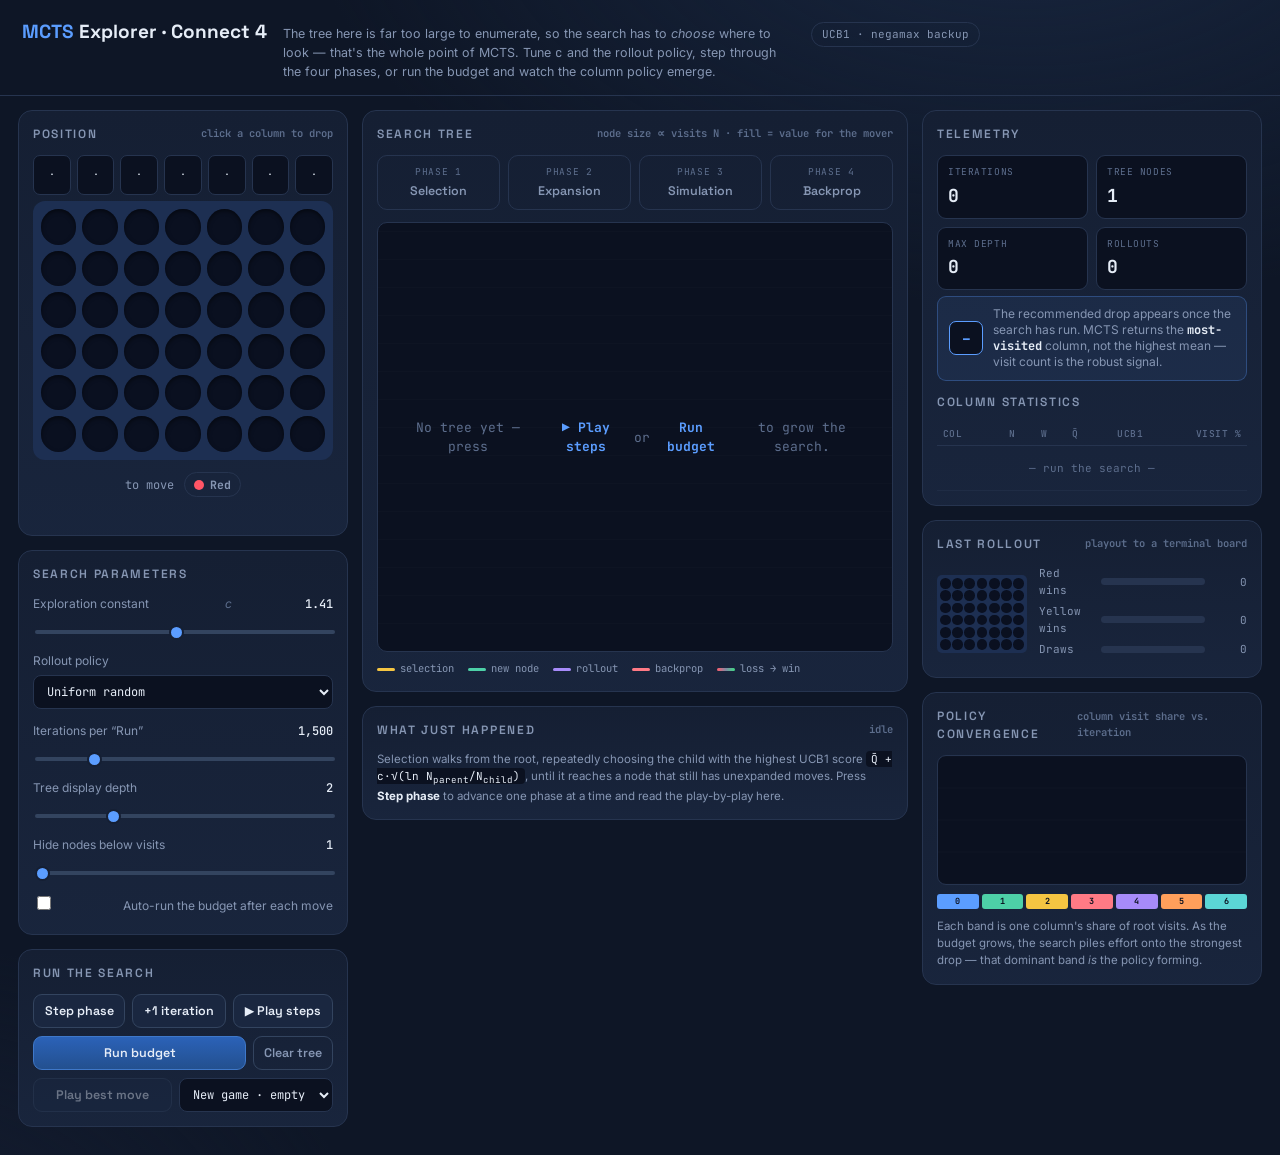
<file: docs/c4-mcts.html>
<!doctype html>
<html lang="en">
<head>
<meta charset="utf-8" />
<meta name="viewport" content="width=device-width, initial-scale=1" />
<title>MCTS Explorer — Connect 4</title>
<link rel="preconnect" href="https://fonts.googleapis.com">
<link rel="preconnect" href="https://fonts.gstatic.com" crossorigin>
<link href="https://fonts.googleapis.com/css2?family=Space+Grotesk:wght@400;500;600;700&family=Inter:wght@400;500&family=JetBrains+Mono:wght@400;500;700&display=swap" rel="stylesheet">
<style>
  :root{
    --bg:#0e1626; --bg2:#0b1120; --panel:#151f33; --panel2:#1a2740;
    --line:#26344f; --line2:#33445f; --txt:#e6edf7; --muted:#8696b3; --muted2:#5d6e8d;
    /* four-phase signal palette */
    --sel:#f5c542; --exp:#4dd0a7; --sim:#a78bfa; --bp:#ff7a85;
    --accent:#5b9dff; --good:#3ddc84; --bad:#ff5d6c;
    /* connect-4 discs */
    --red:#ff5566; --yel:#ffd23f; --hole:#0a1020; --frame:#1d2f52;
    --mono:'JetBrains Mono',ui-monospace,Menlo,monospace;
    --disp:'Space Grotesk',system-ui,sans-serif;
    --body:'Inter',system-ui,sans-serif;
  }
  *{box-sizing:border-box}
  html,body{margin:0;background:
     radial-gradient(1200px 700px at 80% -10%, #18263f 0%, transparent 60%),
     radial-gradient(900px 600px at -10% 110%, #141d31 0%, transparent 55%),var(--bg);
     color:var(--txt);font-family:var(--body);font-size:14px;line-height:1.5;}
  header.top{padding:18px 22px 14px;border-bottom:1px solid var(--line);display:flex;align-items:baseline;gap:16px;flex-wrap:wrap}
  .top h1{font-family:var(--disp);font-weight:700;font-size:19px;margin:0}
  .top h1 .mc{color:var(--accent)}
  .top .sub{color:var(--muted);font-size:12.5px;max-width:64ch}
  .badge{font-family:var(--mono);font-size:11px;color:var(--muted);border:1px solid var(--line);border-radius:999px;padding:3px 10px}

  .wrap{display:grid;gap:14px;padding:14px 18px 28px;grid-template-columns:330px minmax(360px,1fr) 340px;align-items:start}
  @media (max-width:1180px){.wrap{grid-template-columns:1fr}}

  .panel{background:linear-gradient(180deg,var(--panel),var(--panel2) 140%);border:1px solid var(--line);border-radius:14px;padding:14px}
  .panel + .panel{margin-top:14px}
  .panel h2{font-family:var(--disp);font-weight:600;font-size:12px;letter-spacing:.14em;text-transform:uppercase;color:var(--muted);margin:0 0 12px;display:flex;justify-content:space-between;align-items:center}
  .panel h2 .hint{font-family:var(--mono);font-size:10.5px;color:var(--muted2);letter-spacing:0;text-transform:none}

  /* ---------- connect-4 board ---------- */
  .c4{width:min(310px,100%);margin:0 auto}
  .c4head{display:grid;grid-template-columns:repeat(7,1fr);gap:6px;margin-bottom:6px}
  .colstat{height:40px;border:1px solid var(--line);border-radius:7px;background:var(--bg2);position:relative;overflow:hidden;cursor:pointer;display:flex;flex-direction:column;align-items:center;justify-content:center;gap:1px}
  .colstat .heat{position:absolute;left:0;bottom:0;width:100%;background:var(--accent);opacity:.18}
  .colstat .n{font-family:var(--mono);font-size:10px;color:var(--txt);z-index:2;line-height:1}
  .colstat .p{font-family:var(--mono);font-size:8.5px;color:var(--muted);z-index:2}
  .colstat.reco{border-color:var(--accent);box-shadow:0 0 12px -3px var(--accent)}
  .colstat.reco::after{content:"▾";position:absolute;top:-2px;color:var(--accent);font-size:12px;z-index:3}
  .colstat.dead{opacity:.35;cursor:default}
  .c4grid{display:grid;grid-template-columns:repeat(7,1fr);gap:6px;background:var(--frame);padding:8px;border-radius:12px}
  .slot{aspect-ratio:1;border-radius:50%;background:var(--hole);box-shadow:inset 0 2px 4px rgba(0,0,0,.5);position:relative;cursor:pointer;transition:transform .05s}
  .slot.col-hover{outline:2px solid rgba(91,157,255,.4);outline-offset:-2px}
  .disc{position:absolute;inset:7%;border-radius:50%}
  .disc.R{background:radial-gradient(circle at 35% 30%,#ff8a96,var(--red));box-shadow:inset 0 -3px 6px rgba(0,0,0,.35)}
  .disc.Y{background:radial-gradient(circle at 35% 30%,#ffe487,var(--yel));box-shadow:inset 0 -3px 6px rgba(0,0,0,.3)}
  .disc.ghost{opacity:.28}
  .slot.winline .disc{box-shadow:0 0 0 3px var(--good),inset 0 -3px 6px rgba(0,0,0,.3)}

  .turnrow{display:flex;align-items:center;justify-content:center;gap:10px;margin:12px 0 4px;font-family:var(--mono);font-size:12px;color:var(--muted)}
  .pill{display:inline-flex;align-items:center;gap:6px;padding:3px 9px;border-radius:999px;border:1px solid var(--line);font-family:var(--mono);font-size:11.5px}
  .dot{width:10px;height:10px;border-radius:50%}
  .pill.R .dot{background:var(--red)}.pill.Y .dot{background:var(--yel)}
  .gameover{text-align:center;font-family:var(--mono);font-size:12px;color:var(--sel);margin-top:8px;min-height:16px}

  /* ---------- controls ---------- */
  .ctl{margin-bottom:13px}.ctl:last-child{margin-bottom:0}
  .ctl label{display:flex;justify-content:space-between;align-items:baseline;font-size:12px;color:var(--muted);margin-bottom:5px}
  .ctl label b{font-family:var(--mono);font-weight:500;color:var(--txt);font-size:12px}
  input[type=range]{width:100%;-webkit-appearance:none;appearance:none;height:4px;border-radius:3px;background:var(--line2);outline:none}
  input[type=range]::-webkit-slider-thumb{-webkit-appearance:none;width:15px;height:15px;border-radius:50%;background:var(--accent);cursor:pointer;border:2px solid var(--panel)}
  input[type=range]::-moz-range-thumb{width:15px;height:15px;border-radius:50%;background:var(--accent);cursor:pointer;border:2px solid var(--panel)}
  select{width:100%;background:var(--bg2);color:var(--txt);border:1px solid var(--line);border-radius:8px;padding:7px 9px;font-family:var(--mono);font-size:12px}
  .checkrow{display:flex;align-items:center;gap:8px;font-size:12px;color:var(--muted);cursor:pointer}
  .checkrow input{accent-color:var(--accent);width:14px;height:14px}
  .btnrow{display:flex;gap:7px;flex-wrap:wrap}
  button.b{flex:1 1 auto;background:var(--panel2);color:var(--txt);border:1px solid var(--line2);border-radius:9px;padding:8px 10px;font-family:var(--disp);font-weight:600;font-size:12.5px;cursor:pointer;transition:background .12s,border-color .12s,transform .05s;white-space:nowrap}
  button.b:hover{background:#22324f;border-color:var(--accent)}
  button.b:active{transform:translateY(1px)}
  button.b.primary{background:linear-gradient(180deg,#2b62b8,#23508f);border-color:#3f78c9}
  button.b.primary:hover{background:linear-gradient(180deg,#3170cc,#27599c)}
  button.b.ghost{flex:0 0 auto;background:transparent;color:var(--muted)}
  button.b:disabled{opacity:.4;cursor:not-allowed}

  /* ---------- phase strip ---------- */
  .phasestrip{display:grid;grid-template-columns:repeat(4,1fr);gap:8px;margin-bottom:12px}
  .phase{border:1px solid var(--line);border-radius:10px;padding:9px 8px;text-align:center;position:relative;overflow:hidden;transition:border-color .15s,background .15s}
  .phase .pn{font-family:var(--mono);font-size:9.5px;color:var(--muted2);letter-spacing:.08em}
  .phase .pl{font-family:var(--disp);font-weight:600;font-size:12.5px;margin-top:2px;color:var(--muted)}
  .phase .bar{position:absolute;left:0;bottom:0;height:3px;width:100%;background:transparent}
  .phase[data-k=sel].on{border-color:var(--sel);background:rgba(245,197,66,.10)}.phase[data-k=sel].on .pl{color:var(--sel)}.phase[data-k=sel].on .bar{background:var(--sel)}
  .phase[data-k=exp].on{border-color:var(--exp);background:rgba(77,208,167,.10)}.phase[data-k=exp].on .pl{color:var(--exp)}.phase[data-k=exp].on .bar{background:var(--exp)}
  .phase[data-k=sim].on{border-color:var(--sim);background:rgba(167,139,250,.10)}.phase[data-k=sim].on .pl{color:var(--sim)}.phase[data-k=sim].on .bar{background:var(--sim)}
  .phase[data-k=bp].on{border-color:var(--bp);background:rgba(255,122,133,.10)}.phase[data-k=bp].on .pl{color:var(--bp)}.phase[data-k=bp].on .bar{background:var(--bp)}

  /* ---------- tree ---------- */
  .treewrap{position:relative;height:430px;border:1px solid var(--line);border-radius:10px;background:repeating-linear-gradient(0deg,transparent 0 27px,rgba(255,255,255,.012) 27px 28px),var(--bg2);overflow:hidden}
  .treewrap svg{display:block;width:100%;height:100%}
  .treewrap .empty{position:absolute;inset:0;display:flex;align-items:center;justify-content:center;color:var(--muted2);font-family:var(--mono);font-size:13px;text-align:center;padding:20px}
  text.lbl{font-family:var(--mono);font-size:9px;fill:var(--muted)}
  text.mv{font-family:var(--disp);font-weight:700;font-size:11px}
  .legend{display:flex;gap:14px;flex-wrap:wrap;margin-top:9px;font-family:var(--mono);font-size:10.5px;color:var(--muted)}
  .legend span{display:inline-flex;align-items:center;gap:5px}
  .legend i{width:18px;height:3px;border-radius:2px;display:inline-block}

  /* ---------- dashboard ---------- */
  .metrics{display:grid;grid-template-columns:1fr 1fr;gap:8px;margin-bottom:6px}
  .metric{background:var(--bg2);border:1px solid var(--line);border-radius:9px;padding:9px 10px}
  .metric .k{font-family:var(--mono);font-size:9.5px;color:var(--muted2);letter-spacing:.06em;text-transform:uppercase}
  .metric .v{font-family:var(--mono);font-weight:700;font-size:18px;margin-top:2px}
  .reco-line{display:flex;align-items:center;gap:10px;background:rgba(91,157,255,.08);border:1px solid rgba(91,157,255,.3);border-radius:9px;padding:9px 11px;margin-bottom:12px}
  .reco-line .mvbox{width:34px;height:34px;border-radius:7px;background:var(--bg2);border:1px solid var(--accent);display:flex;align-items:center;justify-content:center;font-family:var(--disp);font-weight:700;color:var(--accent);font-size:15px;flex:0 0 auto}
  .reco-line .txt{font-size:12px;color:var(--muted);line-height:1.35}
  .reco-line .txt b{color:var(--txt);font-family:var(--mono)}
  table.stats{width:100%;border-collapse:collapse;font-family:var(--mono);font-size:11px}
  table.stats th{text-align:right;color:var(--muted2);font-weight:500;font-size:9.5px;letter-spacing:.05em;text-transform:uppercase;padding:4px 6px;border-bottom:1px solid var(--line)}
  table.stats th:first-child{text-align:left}
  table.stats td{text-align:right;padding:5px 6px;border-bottom:1px solid rgba(38,52,79,.5)}
  table.stats td:first-child{text-align:left}
  table.stats tr.lead td{background:rgba(91,157,255,.07)}
  .vshare{position:relative;height:5px;border-radius:3px;background:var(--line);overflow:hidden;margin-top:3px}
  .vshare i{position:absolute;left:0;top:0;bottom:0;background:var(--accent);border-radius:3px}
  .rollout{display:flex;gap:12px;align-items:center}
  .miniwrap{flex:0 0 auto;background:var(--frame);padding:3px;border-radius:5px}
  .mini{display:grid;grid-template-columns:repeat(7,1fr);gap:1.5px;width:84px}
  .mini div{aspect-ratio:1;border-radius:50%;background:var(--hole)}
  .mini div.R{background:var(--red)}.mini div.Y{background:var(--yel)}
  .tally{flex:1;font-family:var(--mono);font-size:11px}
  .tally .row{display:flex;align-items:center;gap:8px;margin-bottom:5px}
  .tally .row span:first-child{width:54px;color:var(--muted)}
  .tbar{flex:1;height:7px;border-radius:4px;background:var(--line);overflow:hidden}
  .tbar i{display:block;height:100%}
  .tbar.R i{background:var(--red)}.tbar.Y i{background:var(--yel)}.tbar.D i{background:var(--muted)}
  canvas#conv{width:100%;height:130px;display:block;border:1px solid var(--line);border-radius:9px;background:var(--bg2)}
  .convleg{display:grid;grid-template-columns:repeat(7,1fr);gap:3px;margin-top:9px}
  .convleg div{height:15px;border-radius:3px;font-family:var(--mono);font-size:8.5px;display:flex;align-items:center;justify-content:center;color:#0b1120;font-weight:700}
  .note{font-size:11.5px;color:var(--muted);line-height:1.5}
  .note code{font-family:var(--mono);color:var(--txt);background:var(--bg2);padding:1px 5px;border-radius:4px;font-size:11px}
  @media (prefers-reduced-motion: reduce){*{transition:none!important}}
</style>
</head>
<body>

<header class="top">
  <h1><span class="mc">MCTS</span> Explorer · Connect 4</h1>
  <div class="sub">The tree here is far too large to enumerate, so the search has to <em>choose</em> where to look — that's the whole point of MCTS. Tune <code style="font-family:var(--mono)">c</code> and the rollout policy, step through the four phases, or run the budget and watch the column policy emerge.</div>
  <span class="badge" id="rootsig">UCB1 · negamax backup</span>
</header>

<div class="wrap">
  <!-- ===== LEFT: board + controls ===== -->
  <div>
    <div class="panel">
      <h2>Position <span class="hint" id="boardhint">click a column to drop</span></h2>
      <div class="c4">
        <div class="c4head" id="c4head"></div>
        <div class="c4grid" id="board"></div>
      </div>
      <div class="turnrow"><span>to move</span><span class="pill" id="turnpill"><span class="dot"></span><b id="turntxt">Red</b></span></div>
      <div class="gameover" id="gameover"></div>
    </div>

    <div class="panel">
      <h2>Search parameters</h2>
      <div class="ctl"><label>Exploration constant&nbsp;<i style="color:var(--muted2)">c</i> <b id="cval">1.41</b></label><input type="range" id="c" min="0" max="3" step="0.01" value="1.41"></div>
      <div class="ctl"><label>Rollout policy</label>
        <select id="policy">
          <option value="uni">Uniform random</option>
          <option value="cen">Center-weighted random</option>
          <option value="heur">Heuristic (win → block → center)</option>
        </select></div>
      <div class="ctl"><label>Iterations per “Run” <b id="batchval">1,500</b></label><input type="range" id="batch" min="50" max="8000" step="50" value="1500"></div>
      <div class="ctl"><label>Tree display depth <b id="depthval">2</b></label><input type="range" id="depth" min="1" max="5" step="1" value="2"></div>
      <div class="ctl"><label>Hide nodes below visits <b id="minvval">1</b></label><input type="range" id="minv" min="1" max="80" step="1" value="1"></div>
      <div class="ctl"><label class="checkrow"><input type="checkbox" id="autorun"> Auto-run the budget after each move</label></div>
    </div>

    <div class="panel">
      <h2>Run the search</h2>
      <div class="btnrow" style="margin-bottom:8px">
        <button class="b" id="step">Step phase</button>
        <button class="b" id="iter">+1 iteration</button>
        <button class="b" id="play">▶ Play steps</button>
      </div>
      <div class="btnrow" style="margin-bottom:8px">
        <button class="b primary" id="run">Run budget</button>
        <button class="b ghost" id="resetsearch">Clear tree</button>
      </div>
      <div class="btnrow">
        <button class="b" id="applybest">Play best move</button>
        <select id="preset" style="flex:1 1 130px">
          <option value="empty">New game · empty</option>
          <option value="win">Setup · winning drop</option>
          <option value="block">Setup · block the row</option>
          <option value="vblock">Setup · block the stack</option>
        </select>
      </div>
    </div>
  </div>

  <!-- ===== CENTER: phases + tree ===== -->
  <div>
    <div class="panel">
      <h2>Search tree <span class="hint">node size ∝ visits&nbsp;N · fill = value for the mover</span></h2>
      <div class="phasestrip">
        <div class="phase" data-k="sel"><div class="pn">PHASE 1</div><div class="pl">Selection</div><div class="bar"></div></div>
        <div class="phase" data-k="exp"><div class="pn">PHASE 2</div><div class="pl">Expansion</div><div class="bar"></div></div>
        <div class="phase" data-k="sim"><div class="pn">PHASE 3</div><div class="pl">Simulation</div><div class="bar"></div></div>
        <div class="phase" data-k="bp"><div class="pn">PHASE 4</div><div class="pl">Backprop</div><div class="bar"></div></div>
      </div>
      <div class="treewrap">
        <svg id="tree" viewBox="0 0 800 430" preserveAspectRatio="xMidYMin meet"></svg>
        <div class="empty" id="treeempty">No tree yet — press <b style="color:var(--accent);margin:0 4px">▶ Play steps</b> or <b style="color:var(--accent);margin:0 4px">Run budget</b> to grow the search.</div>
      </div>
      <div class="legend">
        <span><i style="background:var(--sel)"></i>selection</span>
        <span><i style="background:var(--exp)"></i>new node</span>
        <span><i style="background:var(--sim)"></i>rollout</span>
        <span><i style="background:var(--bp)"></i>backprop</span>
        <span><i style="background:linear-gradient(90deg,var(--bad),#7f8aa3,var(--good))"></i>loss → win</span>
      </div>
    </div>
    <div class="panel">
      <h2>What just happened <span class="hint" id="philabel">idle</span></h2>
      <div class="note" id="phaseexplain">Selection walks from the root, repeatedly choosing the child with the highest UCB1 score <code>Q̄ + c·√(ln N<sub>parent</sub>/N<sub>child</sub>)</code>, until it reaches a node that still has unexpanded moves. Press <b style="color:var(--txt)">Step phase</b> to advance one phase at a time and read the play-by-play here.</div>
    </div>
  </div>

  <!-- ===== RIGHT: dashboard ===== -->
  <div>
    <div class="panel">
      <h2>Telemetry</h2>
      <div class="metrics">
        <div class="metric"><div class="k">Iterations</div><div class="v" id="m-iter">0</div></div>
        <div class="metric"><div class="k">Tree nodes</div><div class="v" id="m-nodes">1</div></div>
        <div class="metric"><div class="k">Max depth</div><div class="v" id="m-depth">0</div></div>
        <div class="metric"><div class="k">Rollouts</div><div class="v" id="m-roll">0</div></div>
      </div>
      <div class="reco-line">
        <div class="mvbox" id="reco-box">–</div>
        <div class="txt" id="reco-txt">The recommended drop appears once the search has run. MCTS returns the <b>most-visited</b> column, not the highest mean — visit count is the robust signal.</div>
      </div>
      <h2 style="margin-top:4px">Column statistics</h2>
      <table class="stats" id="stats">
        <thead><tr><th>col</th><th>N</th><th>W</th><th>Q̄</th><th>UCB1</th><th>visit %</th></tr></thead>
        <tbody><tr><td colspan="6" style="text-align:center;color:var(--muted2);padding:14px">— run the search —</td></tr></tbody>
      </table>
    </div>
    <div class="panel">
      <h2>Last rollout <span class="hint">playout to a terminal board</span></h2>
      <div class="rollout">
        <div class="miniwrap"><div class="mini" id="mini"></div></div>
        <div class="tally" id="tally">
          <div class="row"><span>Red wins</span><div class="tbar R"><i style="width:0"></i></div><span id="t-r" style="width:34px;text-align:right;color:var(--muted)">0</span></div>
          <div class="row"><span>Yellow wins</span><div class="tbar Y"><i style="width:0"></i></div><span id="t-y" style="width:34px;text-align:right;color:var(--muted)">0</span></div>
          <div class="row"><span>Draws</span><div class="tbar D"><i style="width:0"></i></div><span id="t-d" style="width:34px;text-align:right;color:var(--muted)">0</span></div>
        </div>
      </div>
    </div>
    <div class="panel">
      <h2>Policy convergence <span class="hint">column visit share vs. iteration</span></h2>
      <canvas id="conv" width="640" height="260"></canvas>
      <div class="convleg" id="convleg"></div>
      <div class="note" style="margin-top:9px">Each band is one column's share of root visits. As the budget grows, the search piles effort onto the strongest drop — that dominant band <em>is</em> the policy forming.</div>
    </div>
  </div>
</div>

<script>
"use strict";
/* ============================================================
   Connect 4 engine  (row 0 = top, row 5 = bottom; gravity ↓)
   players: 'R' (Red, moves first) and 'Y' (Yellow)
   ============================================================ */
const ROWS=6, COLS=7, EM='';
const idx=(r,c)=>r*COLS+c;
const other=p=>p==='R'?'Y':'R';
const NAME={R:'Red',Y:'Yellow'};

function legal(b){const m=[];for(let c=0;c<COLS;c++) if(b[idx(0,c)]===EM) m.push(c); return m;}
function dropRow(b,c){ for(let r=ROWS-1;r>=0;r--) if(b[idx(r,c)]===EM) return r; return -1; }
const DIRS=[[0,1],[1,0],[1,1],[1,-1]];
function winAt(b,r,c){            // 4-in-a-row through (r,c)? -> array of cells or null
  const p=b[idx(r,c)]; if(!p) return null;
  for(const [dr,dc] of DIRS){
    let cells=[[r,c]];
    for(let s=1;s<4;s++){const nr=r+dr*s,nc=c+dc*s; if(nr<0||nr>=ROWS||nc<0||nc>=COLS||b[idx(nr,nc)]!==p) break; cells.push([nr,nc]);}
    for(let s=1;s<4;s++){const nr=r-dr*s,nc=c-dc*s; if(nr<0||nr>=ROWS||nc<0||nc>=COLS||b[idx(nr,nc)]!==p) break; cells.unshift([nr,nc]);}
    if(cells.length>=4) return cells.slice(0,4);
  }
  return null;
}
function winningFour(b){ for(let r=0;r<ROWS;r++)for(let c=0;c<COLS;c++){ if(b[idx(r,c)]){ const w=winAt(b,r,c); if(w) return w; } } return null; }
function fullWinner(b){ const w=winningFour(b); if(w) return b[idx(w[0][0],w[0][1])]; return legal(b).length?null:'draw'; }
function shuffle(a){ for(let i=a.length-1;i>0;i--){const j=Math.random()*(i+1)|0;[a[i],a[j]]=[a[j],a[i]];} return a; }

/* ---- rollout policies ---- */
const CW=[1,2,3,4,3,2,1];                              // centre weighting
function moveUni(b){ const L=legal(b); return L[Math.random()*L.length|0]; }
function moveCen(b){ const L=legal(b),w=L.map(c=>CW[c]); let s=w.reduce((a,x)=>a+x,0),r=Math.random()*s; for(let i=0;i<L.length;i++){r-=w[i]; if(r<=0) return L[i];} return L[L.length-1]; }
function winDrop(b,p){ for(const c of legal(b)){ const r=dropRow(b,c); b[idx(r,c)]=p; const w=winAt(b,r,c); b[idx(r,c)]=EM; if(w) return c; } return -1; }
function moveHeur(b,p){ let c=winDrop(b,p); if(c>=0) return c; c=winDrop(b,other(p)); if(c>=0) return c; return moveCen(b); }
const POLICIES={uni:moveUni,cen:moveCen,heur:moveHeur};
const POLNAME={uni:'uniform',cen:'center-weighted',heur:'heuristic'};

function rollout(board,toMove,polFn){
  const b=board.slice(); let p=toMove;
  while(true){ const L=legal(b); if(!L.length) return {result:'draw',board:b}; const c=polFn(b,p); const r=dropRow(b,c); b[idx(r,c)]=p; if(winAt(b,r,c)) return {result:p,board:b}; p=other(p); }
}

/* ============================================================
   MCTS node + search  (value W from the perspective of the
   player who moved INTO the node == parent.toMove)
   ============================================================ */
let UID=0;
class Node{
  constructor(board,toMove,parent,move,row,depth){
    this.id=++UID; this.board=board; this.toMove=toMove; this.parent=parent;
    this.move=move; this.row=row; this.depth=depth; this.children=[]; this.N=0; this.W=0;
    if(move==null){ const w=fullWinner(board); this.terminal=(w!==null); this.result=this.terminal?w:null; }
    else { const w=winAt(board,row,move); if(w){ this.terminal=true; this.result=other(toMove); }
           else if(legal(board).length===0){ this.terminal=true; this.result='draw'; }
           else { this.terminal=false; this.result=null; } }
    this.untried=this.terminal?[]:shuffle(legal(board));
    this.x=0; this.y=0;
  }
  get mover(){ return this.parent? this.parent.toMove : null; }
  get fullyExpanded(){ return this.untried.length===0; }
  get mean(){ return this.N? this.W/this.N : 0; }
}
function ucb1(c,p,k){ if(c.N===0) return Infinity; return c.mean + k*Math.sqrt(Math.log(p.N)/c.N); }
function bestUCB(n,k){ let b=null,bv=-Infinity; for(const c of n.children){ const v=ucb1(c,n,k); if(v>bv){bv=v;b=c;} } return b; }
function reward(res,per){ if(res==='draw') return 0.5; return res===per?1:0; }

/* ============================================================ */
const S={
  root:null, iterations:0, rollouts:0,
  c:1.41, batch:1500, policy:'uni', depth:2, minv:1, autorun:false,
  tally:{R:0,Y:0,draw:0}, lastBoard:null, conv:[],
  step:{phase:'idle',path:[],leaf:null,expanded:null,result:null},
  playing:false, playTimer:null, hoverCol:-1,
};
function freshRoot(board,toMove){
  UID=0; S.root=new Node(board.slice(),toMove,null,null,null,0);
  S.iterations=0; S.rollouts=0; S.tally={R:0,Y:0,draw:0}; S.lastBoard=null; S.conv=[];
  S.step={phase:'idle',path:[],leaf:null,expanded:null,result:null};
}

function iterate(){
  const k=S.c, pol=POLICIES[S.policy];
  let node=S.root; const path=[node];
  while(!node.terminal && node.fullyExpanded && node.children.length){ node=bestUCB(node,k); path.push(node); }
  if(!node.terminal && node.untried.length){
    const c=node.untried.pop(); const nb=node.board.slice(); const r=dropRow(nb,c); nb[idx(r,c)]=node.toMove;
    const child=new Node(nb,other(node.toMove),node,c,r,node.depth+1); node.children.push(child); node=child; path.push(node);
  }
  let result;
  if(node.terminal){ result=node.result; S.lastBoard=node.board.slice(); }
  else { const ro=rollout(node.board,node.toMove,pol); result=ro.result; S.lastBoard=ro.board; }
  S.rollouts++; S.tally[result]++;
  for(const n of path){ n.N++; if(n.parent) n.W+=reward(result,n.mover); }
  S.iterations++; recordConv();
}

function stepPhase(){
  const k=S.c, pol=POLICIES[S.policy], st=S.step;
  if(st.phase==='idle'||st.phase==='backprop'){
    let node=S.root; const path=[node];
    while(!node.terminal && node.fullyExpanded && node.children.length){ node=bestUCB(node,k); path.push(node); }
    st.path=path; st.leaf=node; st.expanded=null; st.result=null; st.phase='sel';
  } else if(st.phase==='sel'){
    const node=st.leaf;
    if(!node.terminal && node.untried.length){
      const c=node.untried.pop(); const nb=node.board.slice(); const r=dropRow(nb,c); nb[idx(r,c)]=node.toMove;
      const child=new Node(nb,other(node.toMove),node,c,r,node.depth+1); node.children.push(child); st.path.push(child); st.expanded=child; st.leaf=child;
    }
    st.phase='exp';
  } else if(st.phase==='exp'){
    const node=st.leaf;
    if(node.terminal){ st.result=node.result; S.lastBoard=node.board.slice(); }
    else { const ro=rollout(node.board,node.toMove,pol); st.result=ro.result; S.lastBoard=ro.board; }
    S.rollouts++; S.tally[st.result]++; st.phase='sim';
  } else if(st.phase==='sim'){
    for(const n of st.path){ n.N++; if(n.parent) n.W+=reward(st.result,n.mover); }
    S.iterations++; recordConv(); st.phase='backprop';
  }
  render(); explainPhase();
}
function recordConv(){ const kids=S.root.children; const total=kids.reduce((a,k)=>a+k.N,0)||1; const shares={}; for(const k of kids) shares[k.move]=k.N/total; S.conv.push({it:S.iterations,shares}); }
function recommended(){ if(!S.root.children.length) return null; let b=null; for(const c of S.root.children){ if(!b||c.N>b.N) b=c; } return b; }

/* ============================================================
   Rendering
   ============================================================ */
const $=id=>document.getElementById(id);
const COLC=['#5b9dff','#4dd0a7','#f5c542','#ff7a85','#a78bfa','#ff9f5b','#5bd6d6'];
function rateColor(m){ const bad=[255,93,108],mid=[127,138,163],good=[61,220,132]; let a,b,t; if(m<0.5){a=bad;b=mid;t=m/0.5;}else{a=mid;b=good;t=(m-0.5)/0.5;} const ch=i=>Math.round(a[i]+(b[i]-a[i])*t); return `rgb(${ch(0)},${ch(1)},${ch(2)})`; }

function buildBoard(){
  const head=$('c4head'), grid=$('board');
  const over=fullWinner(S.root.board)!==null;
  const kids={}; for(const ch of S.root.children) kids[ch.move]=ch;
  const total=S.root.children.reduce((a,k)=>a+k.N,0)||1;
  const reco=recommended();
  const four=winningFour(S.root.board); const winSet=new Set(four?four.map(([r,c])=>idx(r,c)):[]);
  const legalCols=new Set(legal(S.root.board));

  // header column stats
  head.innerHTML='';
  for(let c=0;c<COLS;c++){
    const d=document.createElement('div'); d.className='colstat'; d.dataset.col=c;
    if(!legalCols.has(c)||over){ d.classList.add('dead'); }
    else{
      const k=kids[c];
      const heat=document.createElement('div'); heat.className='heat';
      if(k){ heat.style.height=(8+72*(k.N/total)).toFixed(0)+'%'; }
      d.appendChild(heat);
      const n=document.createElement('div'); n.className='n'; n.textContent=k?k.N:'·'; d.appendChild(n);
      const p=document.createElement('div'); p.className='p'; p.textContent=k?(k.mean*100).toFixed(0)+'%':''; d.appendChild(p);
      if(reco && reco.move===c) d.classList.add('reco');
    }
    head.appendChild(d);
  }
  // grid
  grid.innerHTML='';
  for(let r=0;r<ROWS;r++) for(let c=0;c<COLS;c++){
    const s=document.createElement('div'); s.className='slot'; s.dataset.col=c;
    const v=S.root.board[idx(r,c)];
    if(v){ const dsc=document.createElement('div'); dsc.className='disc '+v; s.appendChild(dsc); if(winSet.has(idx(r,c))) s.classList.add('winline'); }
    else if(!over && S.hoverCol===c && legalCols.has(c) && dropRow(S.root.board,c)===r){
      const g=document.createElement('div'); g.className='disc ghost '+S.root.toMove; s.appendChild(g);
    }
    if(S.hoverCol===c && legalCols.has(c) && !over) s.classList.add('col-hover');
    grid.appendChild(s);
  }
  $('turntxt').textContent=NAME[S.root.toMove];
  $('turnpill').className='pill '+S.root.toMove;
  const w=fullWinner(S.root.board);
  $('gameover').textContent = w==='draw'?'Game over — draw.' : w? `Game over — ${NAME[w]} connects four.` : '';
  $('boardhint').textContent = over?'game over · reset to continue':'click a column to drop';
}

/* ---- tree ---- */
function layout(){
  const maxDepth=S.depth, minv=S.minv; const pathSet=new Set(S.step.path);
  const visible=[];
  (function walk(n){
    visible.push(n);
    for(const ch of n.children){
      const keep = (ch.depth<=maxDepth && ch.N>=minv) || pathSet.has(ch) || ch===S.step.expanded;
      if(keep) walk(ch);
    }
  })(S.root);
  let leaf=0; const LH=72;
  (function place(n){
    const vis=n.children.filter(ch=>visible.includes(ch));
    if(!vis.length){ n.x=leaf++; } else { for(const ch of vis) place(ch); n.x=(vis[0].x+vis[vis.length-1].x)/2; }
    n.y=n.depth*LH;
  })(S.root);
  return {visible, maxX:Math.max(leaf-1,0)};
}
function svgEl(tag,a){ const e=document.createElementNS('http://www.w3.org/2000/svg',tag); for(const k in a) e.setAttribute(k,a[k]); return e; }
function buildTree(){
  const svg=$('tree'); svg.innerHTML='';
  const has=S.root.children.length>0; $('treeempty').style.display=has?'none':'flex'; if(!has) return;
  const {visible,maxX}=layout();
  const padX=46, padY=34, colW=54;
  const W=Math.max(800,maxX*colW+padX*2);
  const maxY=Math.max(...visible.map(n=>n.y)); const H=maxY+padY*2;
  svg.setAttribute('viewBox',`0 0 ${W} ${H}`);
  const X=n=> maxX? padX+n.x*((W-2*padX)/maxX) : W/2;
  const Y=n=> padY+n.y;
  const onPath=new Set(S.step.path); const phase=S.step.phase;
  const showSel=phase==='sel'||phase==='exp'||phase==='sim', showBp=phase==='backprop';
  const maxN=Math.max(...visible.map(n=>n.N),1);
  for(const n of visible){
    if(n.parent && visible.includes(n.parent)){
      const inP=onPath.has(n)&&onPath.has(n.parent);
      let stroke=`rgba(120,140,170,${0.16+0.5*(n.N/maxN)})`, sw=1+2.6*Math.sqrt(n.N/maxN);
      if(showSel&&inP){stroke='var(--sel)';sw=Math.max(sw,2.4);}
      if(showBp&&inP){stroke='var(--bp)';sw=Math.max(sw,2.4);}
      svg.appendChild(svgEl('path',{d:`M${X(n.parent)},${Y(n.parent)} C${X(n.parent)},${(Y(n.parent)+Y(n))/2} ${X(n)},${(Y(n.parent)+Y(n))/2} ${X(n)},${Y(n)}`,fill:'none',stroke,'stroke-width':sw,'stroke-linecap':'round'}));
    }
  }
  if(phase==='sim'&&S.step.leaf){ const lf=S.step.leaf; svg.appendChild(svgEl('circle',{cx:X(lf),cy:Y(lf),r:18,fill:'none',stroke:'var(--sim)','stroke-width':2,'stroke-dasharray':'3 4'})); }
  for(const n of visible){
    const r = n===S.root?13:Math.max(5,Math.min(24,4+3.2*Math.sqrt(n.N)));
    const fill = n===S.root?'#2a3a59':rateColor(n.mean);
    let stroke='rgba(0,0,0,.35)', sw=1.2;
    if(showSel&&onPath.has(n)){stroke='var(--sel)';sw=2.4;}
    if(showBp&&onPath.has(n)){stroke='var(--bp)';sw=2.4;}
    if(n===S.step.expanded){stroke='var(--exp)';sw=3;}
    svg.appendChild(svgEl('circle',{cx:X(n),cy:Y(n),r,fill,stroke,'stroke-width':sw}));
    if(n.move!=null && r>=8){ const t=svgEl('text',{x:X(n),y:Y(n)+0.5,'text-anchor':'middle','dominant-baseline':'middle',class:'mv',fill:'#0b1120'}); t.textContent=n.move; svg.appendChild(t); }
    if(r>=10){ const t=svgEl('text',{x:X(n),y:Y(n)+r+11,'text-anchor':'middle',class:'lbl'}); t.textContent=n.N; svg.appendChild(t); }
  }
}

/* ---- dashboard ---- */
function buildDash(){
  $('m-iter').textContent=S.iterations.toLocaleString();
  $('m-roll').textContent=S.rollouts.toLocaleString();
  let nodes=0,md=0; (function c(n){nodes++; if(n.depth>md)md=n.depth; n.children.forEach(c);})(S.root);
  $('m-nodes').textContent=nodes.toLocaleString(); $('m-depth').textContent=md;
  const reco=recommended();
  if(reco){ const total=S.root.children.reduce((a,k)=>a+k.N,0)||1;
    $('reco-box').textContent=reco.move;
    $('reco-txt').innerHTML=`Drop in column <b>${reco.move}</b> · visited <b>${reco.N.toLocaleString()}</b>× (<b>${(reco.N/total*100).toFixed(1)}%</b>) · mean value <b>${(reco.mean*100).toFixed(1)}%</b> for ${NAME[S.root.toMove]}.`;
  }
  const tb=$('stats').querySelector('tbody'); tb.innerHTML='';
  const kids=[...S.root.children].sort((a,b)=>b.N-a.N); const total=kids.reduce((a,k)=>a+k.N,0)||1;
  if(!kids.length){ tb.innerHTML='<tr><td colspan="6" style="text-align:center;color:var(--muted2);padding:14px">— run the search —</td></tr>'; }
  else for(const k of kids){
    const tr=document.createElement('tr'); if(reco&&k===reco) tr.className='lead';
    const u=ucb1(k,S.root,S.c);
    tr.innerHTML=`<td>col ${k.move}</td><td>${k.N.toLocaleString()}</td><td>${k.W.toFixed(1)}</td>`+
      `<td style="color:${rateColor(k.mean)}">${k.mean.toFixed(3)}</td><td>${isFinite(u)?u.toFixed(3):'∞'}</td>`+
      `<td>${(k.N/total*100).toFixed(1)}<div class="vshare"><i style="width:${(k.N/total*100).toFixed(1)}%"></i></div></td>`;
    tb.appendChild(tr);
  }
  // mini rollout board
  const mini=$('mini'); mini.innerHTML=''; const b=S.lastBoard||S.root.board;
  for(let i=0;i<ROWS*COLS;i++){ const d=document.createElement('div'); const v=b[i]; if(v) d.className=v; mini.appendChild(d); }
  const mx=Math.max(S.tally.R,S.tally.Y,S.tally.draw,1);
  $('t-r').textContent=S.tally.R.toLocaleString(); $('t-y').textContent=S.tally.Y.toLocaleString(); $('t-d').textContent=S.tally.draw.toLocaleString();
  $('tally').querySelector('.tbar.R i').style.width=(S.tally.R/mx*100)+'%';
  $('tally').querySelector('.tbar.Y i').style.width=(S.tally.Y/mx*100)+'%';
  $('tally').querySelector('.tbar.D i').style.width=(S.tally.draw/mx*100)+'%';
}

/* ---- convergence ---- */
function buildConv(){
  const cv=$('conv'), ctx=cv.getContext('2d'); const w=cv.width,h=cv.height; ctx.clearRect(0,0,w,h);
  ctx.strokeStyle='rgba(255,255,255,.06)'; ctx.lineWidth=1; for(let g=0;g<=4;g++){const y=h*g/4; ctx.beginPath();ctx.moveTo(0,y);ctx.lineTo(w,y);ctx.stroke();}
  const data=S.conv; if(data.length<2) return;
  const moves=[...S.root.children].map(k=>k.move).sort((a,b)=>a-b);
  const stepN=Math.max(1,Math.ceil(data.length/w)); const pts=[]; for(let i=0;i<data.length;i+=stepN) pts.push(data[i]); if(pts[pts.length-1]!==data[data.length-1]) pts.push(data[data.length-1]);
  const n=pts.length; const X=i=>i/(n-1)*w; let base=new Array(n).fill(0);
  for(const mv of moves){
    ctx.beginPath();
    for(let i=0;i<n;i++){const sh=pts[i].shares[mv]||0;const y=h-(base[i]+sh)*h;(i===0?ctx.moveTo:ctx.lineTo).call(ctx,X(i),y);}
    for(let i=n-1;i>=0;i--){const y=h-base[i]*h;ctx.lineTo(X(i),y);}
    ctx.closePath(); ctx.fillStyle=COLC[mv]+'cc'; ctx.fill();
    for(let i=0;i<n;i++) base[i]+=(pts[i].shares[mv]||0);
  }
}
function buildConvLeg(){ const el=$('convleg'); el.innerHTML=''; for(let i=0;i<COLS;i++){const d=document.createElement('div'); d.style.background=COLC[i]; d.textContent=i; el.appendChild(d);} }

/* ---- phases ---- */
function setPhaseStrip(){ const map={sel:'sel',exp:'exp',sim:'sim',backprop:'bp'}; document.querySelectorAll('.phase').forEach(p=>p.classList.remove('on')); const k=map[S.step.phase]; if(k){const el=document.querySelector(`.phase[data-k=${k}]`); if(el) el.classList.add('on');} }
function explainPhase(){
  const st=S.step, lab=$('philabel'), txt=$('phaseexplain');
  const pathStr=st.path.map(n=>n.move==null?'root':`c${n.move}`).join(' → ');
  if(st.phase==='sel'){ lab.textContent='1 · selection'; txt.innerHTML=`Walked the tree following the highest <b>UCB1</b> score at each node until reaching one that still has unexpanded columns. Path: <code>${pathStr}</code> (depth ${st.leaf.depth}). A larger <code>c</code> pulls this path toward less-visited columns.`; }
  else if(st.phase==='exp'){ lab.textContent='2 · expansion'; if(st.expanded) txt.innerHTML=`Added one child for an untried column — <code>col ${st.expanded.move}</code> at depth ${st.expanded.depth}. The tree grows by exactly one node per iteration, which is why a huge game still yields a small, focused tree.`; else txt.innerHTML=`The selected node is <b>terminal</b> (the game is already decided here), so there is nothing to expand — its known outcome is used directly.`; }
  else if(st.phase==='sim'){ lab.textContent='3 · simulation'; const r=st.result; const col=r==='draw'?'var(--muted)':(r===S.root.toMove?'var(--good)':'var(--bad)'); txt.innerHTML=`Played a <b>${POLNAME[S.policy]}</b> rollout from the new node to the end of the game — outcome: <b style="color:${col}">${r==='draw'?'draw':NAME[r]+' connects four'}</b>. The rollout is cheap and knowledge-light; its only job is a noisy value estimate.`; }
  else if(st.phase==='backprop'){ lab.textContent='4 · backprop'; txt.innerHTML=`Propagated the result up the path, incrementing each node's visit count <code>N</code> and adding reward to <code>W</code> from the perspective of whoever moved into it — so the same outcome counts as a win for one player and a loss for the other (the negamax backup). Ready for the next selection.`; }
  else lab.textContent='idle';
}

function render(){ buildBoard(); buildTree(); buildDash(); buildConv(); setPhaseStrip(); const reco=recommended(); $('applybest').disabled=!reco||fullWinner(S.root.board)!==null; }

/* ============================================================
   Actions
   ============================================================ */
function runBudget(){ stopPlay(); S.step={phase:'idle',path:[],leaf:null,expanded:null,result:null}; const n=S.batch; for(let i=0;i<n;i++) iterate(); explainPhase(); render(); $('philabel').textContent=`ran ${n.toLocaleString()} iterations`; $('phaseexplain').innerHTML=`Completed <b>${n.toLocaleString()}</b> iterations. Watch the column heatmap and convergence chart concentrate on the strongest drop. Try switching the rollout policy or changing <code>c</code> and re-running to feel the trade-offs — note how few of the millions of possible positions the tree actually holds.`; }
function oneIteration(){ stopPlay(); S.step={phase:'idle',path:[],leaf:null,expanded:null,result:null}; iterate(); explainPhase(); render(); }
function playSteps(){ if(S.playing){stopPlay();return;} S.playing=true; $('play').textContent='⏸ Pause'; const tick=()=>{ if(!S.playing) return; stepPhase(); S.playTimer=setTimeout(tick,520); }; tick(); }
function stopPlay(){ S.playing=false; clearTimeout(S.playTimer); $('play').textContent='▶ Play steps'; }

function playMove(col){
  stopPlay();
  if(!legal(S.root.board).includes(col) || fullWinner(S.root.board)!==null) return;
  let reused=S.root.children.find(ch=>ch.move===col);
  if(reused){ reused.parent=null; reused.move=null; reused.row=null; (function rd(n,d){n.depth=d; n.children.forEach(c=>rd(c,d+1));})(reused,0); S.root=reused; }
  else { const nb=S.root.board.slice(); const r=dropRow(nb,col); nb[idx(r,col)]=S.root.toMove; S.root=new Node(nb,other(S.root.toMove),null,null,null,0); }
  S.iterations=0; S.rollouts=0; S.tally={R:0,Y:0,draw:0}; S.conv=[]; S.lastBoard=null; S.hoverCol=-1;
  S.step={phase:'idle',path:[],leaf:null,expanded:null,result:null}; render();
  if(S.autorun && fullWinner(S.root.board)===null) runBudget();
}
function applyBest(){ const r=recommended(); if(r) playMove(r.move); }

const _=EM;
const PRESETS={
  empty:{b:Array(ROWS*COLS).fill(_),t:'R'},
  win:  {fn:()=>{ const b=Array(ROWS*COLS).fill(_); drop(b,2,'R');drop(b,3,'R');drop(b,4,'R'); drop(b,0,'Y');drop(b,0,'Y');drop(b,6,'Y'); return {b,t:'R'}; }},
  block:{fn:()=>{ const b=Array(ROWS*COLS).fill(_); drop(b,0,'Y');drop(b,1,'Y');drop(b,2,'Y'); drop(b,5,'R');drop(b,5,'R');drop(b,6,'R'); return {b,t:'R'}; }},
  vblock:{fn:()=>{ const b=Array(ROWS*COLS).fill(_); drop(b,3,'Y');drop(b,3,'Y');drop(b,3,'Y'); drop(b,0,'R');drop(b,6,'R');drop(b,0,'R'); return {b,t:'R'}; }},
};
function drop(b,c,p){ const r=dropRow(b,c); b[idx(r,c)]=p; return b; }
const PRESET_HINT={
  empty:'Empty board, Red to move. With enough budget MCTS gravitates to the centre column — the strongest opening.',
  win:'Red has three in a row (cols 2-3-4). MCTS should find the winning drop at col 1 or col 5.',
  block:'Yellow threatens to complete cols 0-1-2. Red must block at col 3 — watch uniform rollouts take more budget to see it than the heuristic policy does.',
  vblock:'Yellow has three stacked in col 3. Red must block by dropping into col 3.',
};
function loadPreset(k){ stopPlay(); const p=PRESETS[k]||PRESETS.empty; const cfg=p.fn?p.fn():{b:p.b,t:p.t}; freshRoot(cfg.b,cfg.t); render(); $('philabel').textContent='idle'; $('phaseexplain').textContent=PRESET_HINT[k]||''; }

/* ============================================================
   Wiring
   ============================================================ */
buildConvLeg();
freshRoot(Array(ROWS*COLS).fill(_),'R');

function bindRange(id,key,fmt,after){ const el=$(id),out=$(id+'val'); const upd=()=>{ S[key]=parseFloat(el.value); if(out) out.textContent=fmt?fmt(S[key]):el.value; if(after) after(); }; el.addEventListener('input',upd); upd(); }
bindRange('c','c',v=>v.toFixed(2),()=>{ buildTree(); buildDash(); });
bindRange('batch','batch',v=>v.toLocaleString());
bindRange('depth','depth',null,()=>render());
bindRange('minv','minv',null,()=>buildTree());
$('policy').addEventListener('change',e=>S.policy=e.target.value);
$('autorun').addEventListener('change',e=>S.autorun=e.target.checked);
$('step').addEventListener('click',stepPhase);
$('iter').addEventListener('click',oneIteration);
$('play').addEventListener('click',playSteps);
$('run').addEventListener('click',runBudget);
$('resetsearch').addEventListener('click',()=>{ stopPlay(); const b=S.root.board.slice(),t=S.root.toMove; freshRoot(b,t); render(); $('philabel').textContent='idle'; });
$('applybest').addEventListener('click',applyBest);
$('preset').addEventListener('change',e=>loadPreset(e.target.value));

// board interaction (delegated): click to drop, hover to preview column
function colFromEvent(e){ const t=e.target.closest('[data-col]'); return t?parseInt(t.dataset.col,10):-1; }
['board','c4head'].forEach(id=>{
  const el=$(id);
  el.addEventListener('click',e=>{ const c=colFromEvent(e); if(c>=0) playMove(c); });
  el.addEventListener('mousemove',e=>{ const c=colFromEvent(e); if(c!==S.hoverCol){ S.hoverCol=c; buildBoard(); } });
  el.addEventListener('mouseleave',()=>{ if(S.hoverCol!==-1){ S.hoverCol=-1; buildBoard(); } });
});

render();
</script>
</body>
</html>
</file>
